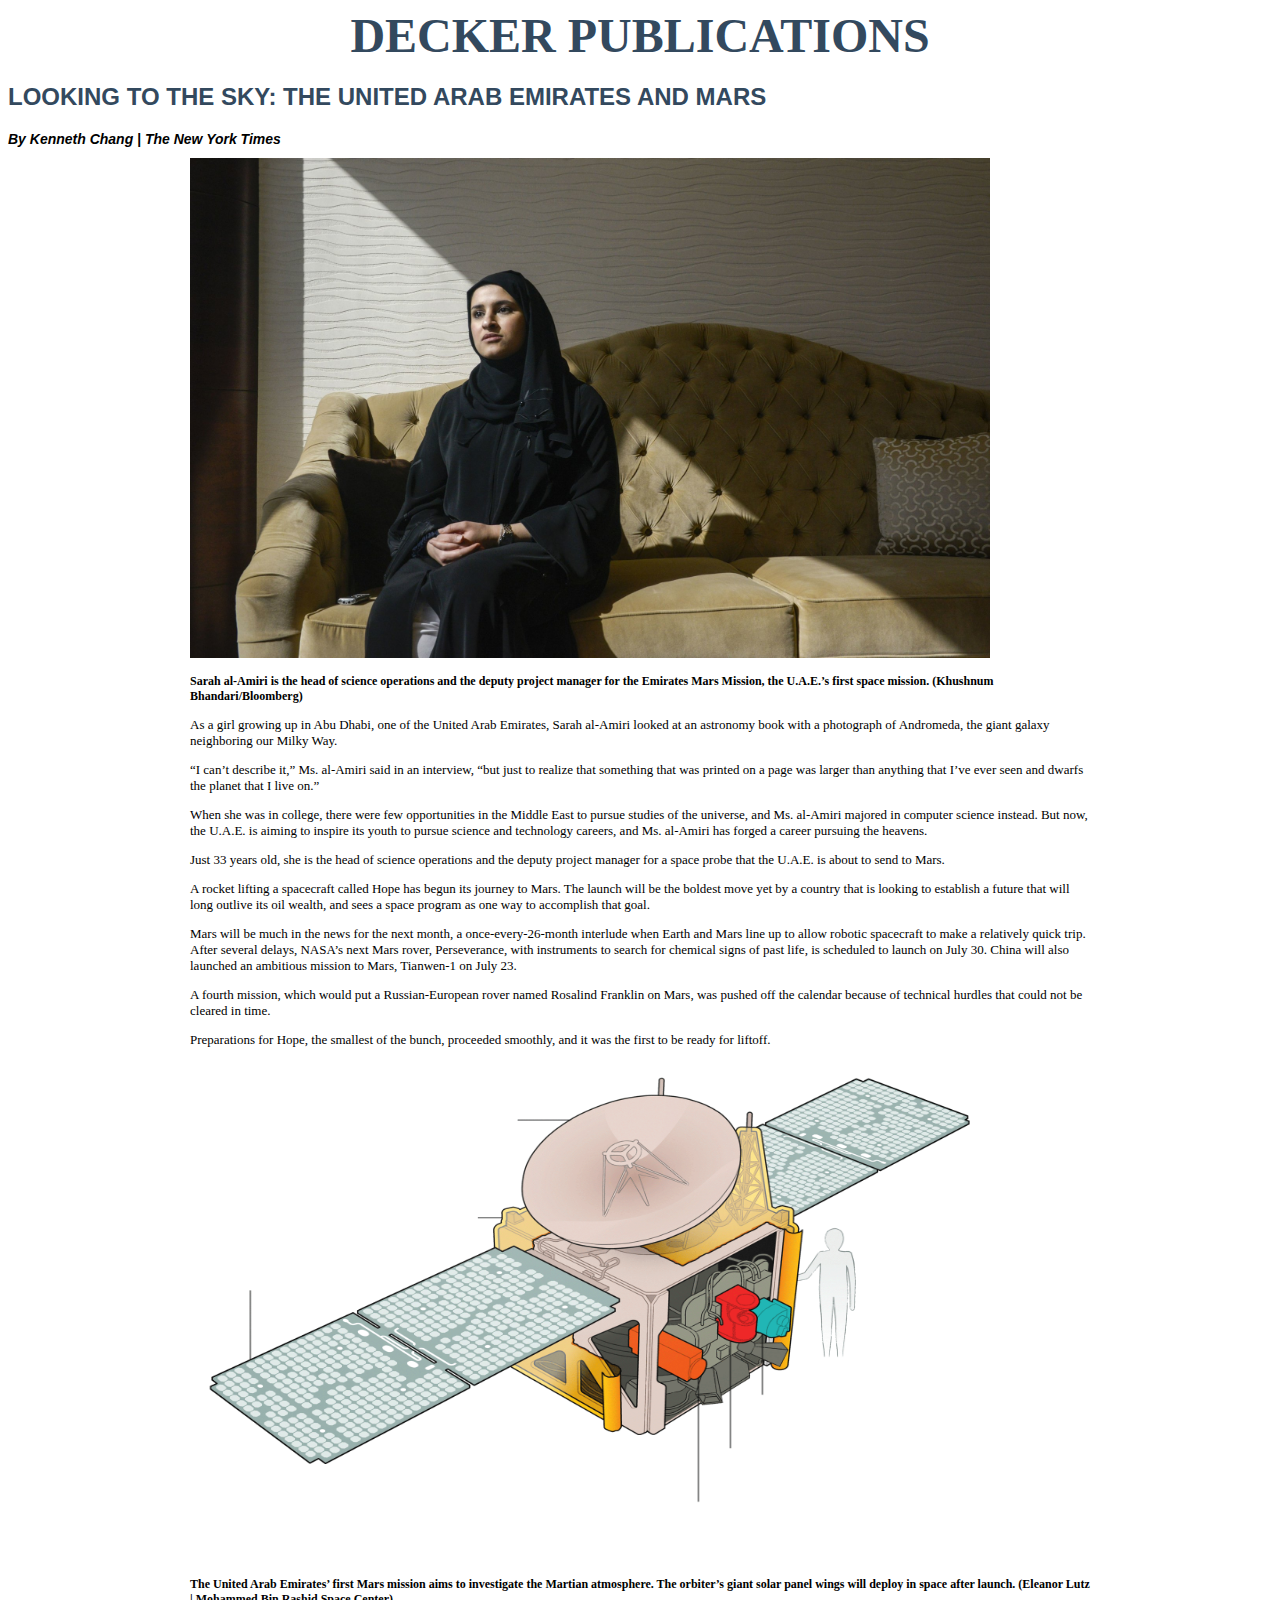
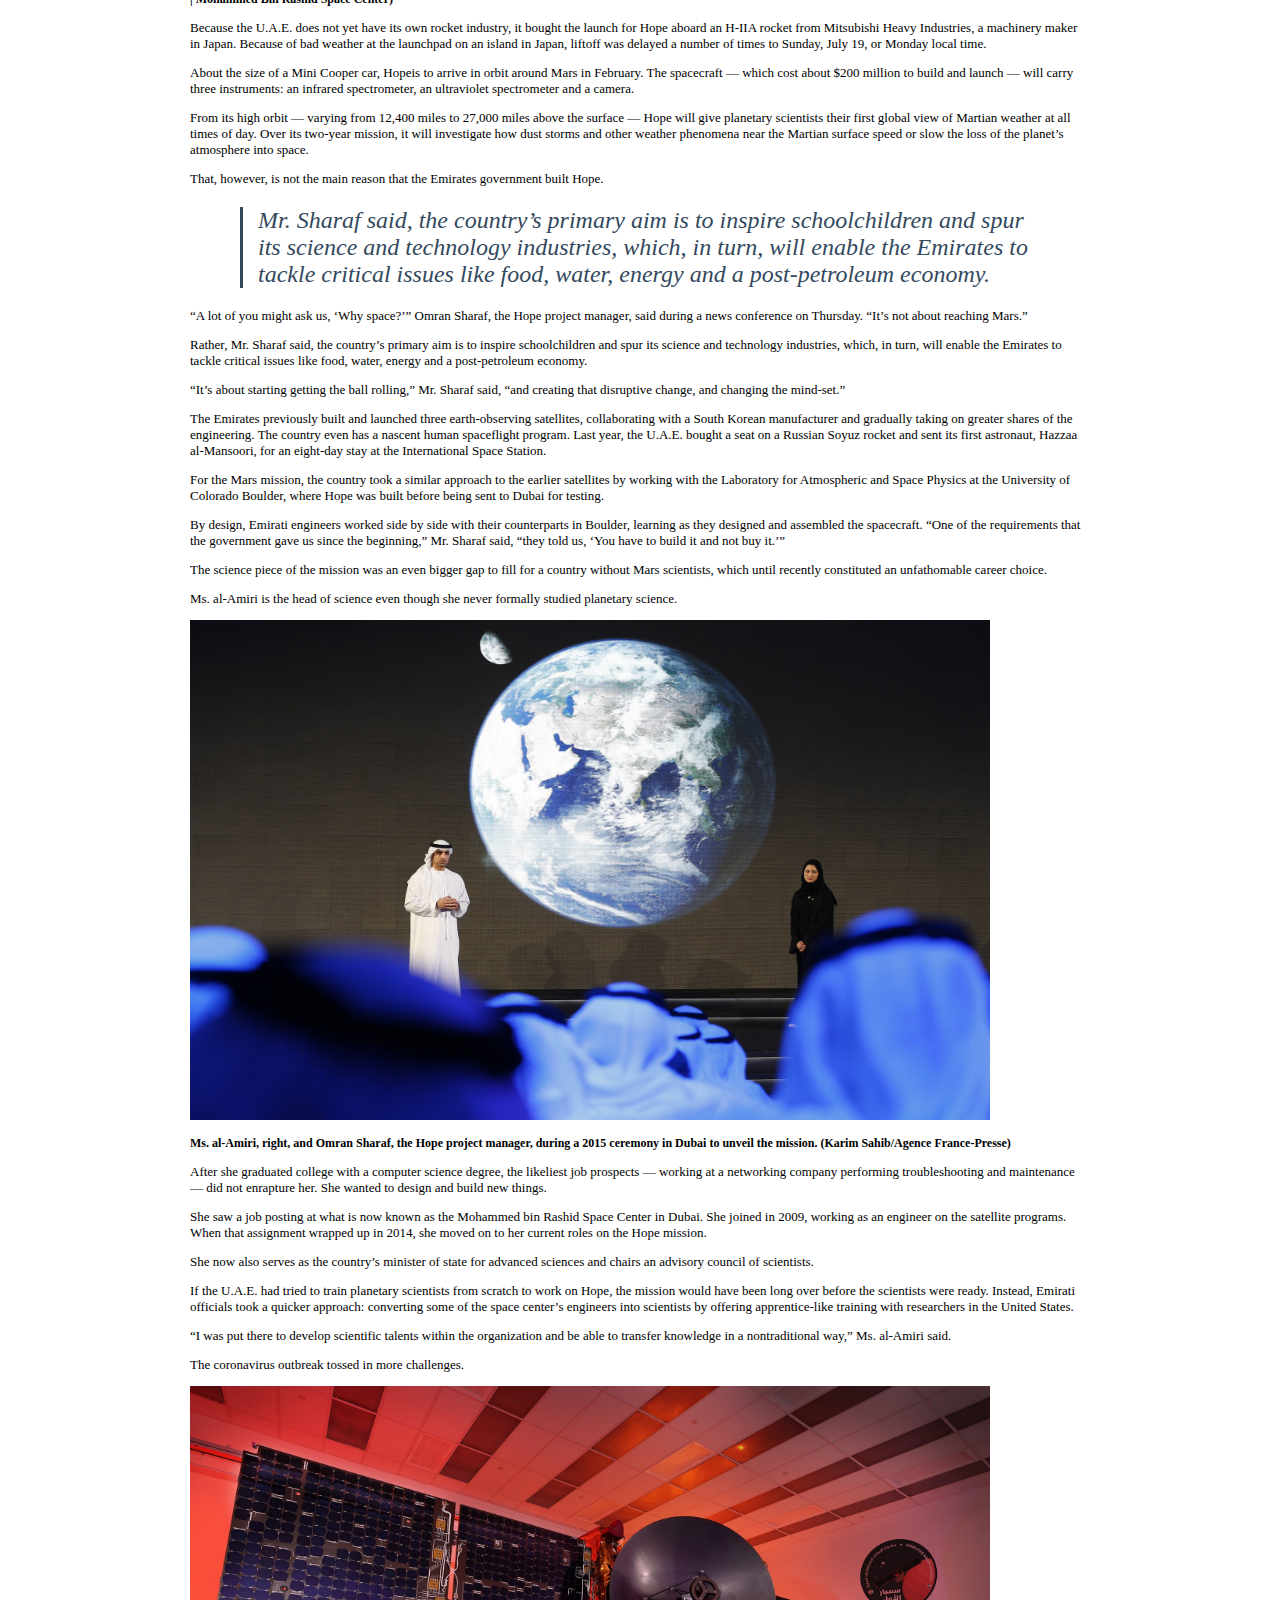
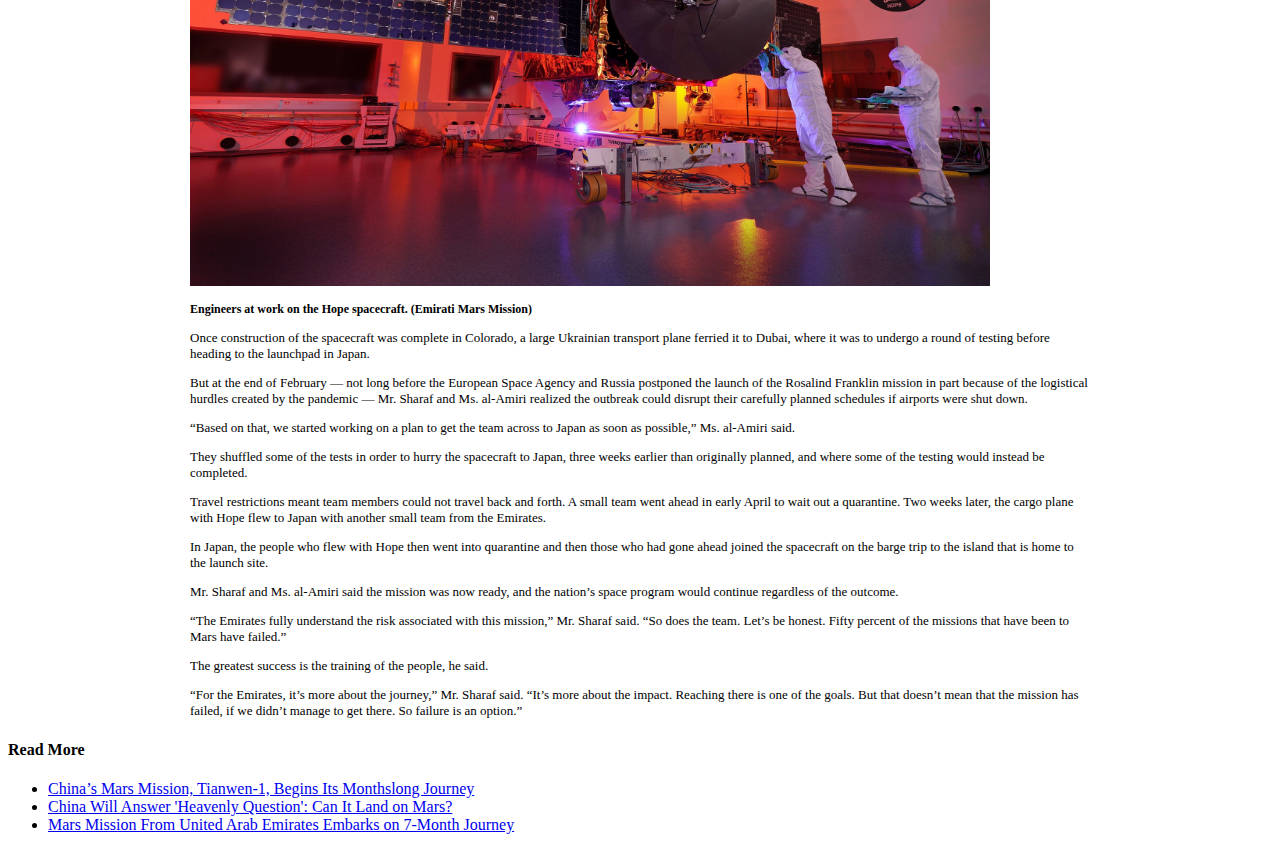
<file: deckerlayout/index.html>
<!DOCTYPE html>
<html lang ="en">
  <head>
    <title></title>
    <link rel="stylesheet" type="text/css" href="stylesheet.css">
  </head>

  <body>
    <h1 id="masthead">Decker Publications</h1>
    <h2 id="headline">Looking to the Sky: the United Arab Emirates and Mars</h2>
    <h2 id="byline">By Kenneth Chang | The New York Times</h2>

    <div id="content">
      <div>
      <img src="uae-mars-1.jpg" alt="Sarah al-Amiri" width="800" height="500">
      <h3>Sarah al-Amiri is the head of science operations and the deputy project manager for the Emirates Mars Mission, the U.A.E.’s first space mission. (Khushnum Bhandari/Bloomberg)</h3>
    </div>

    <p>As a girl growing up in Abu Dhabi, one of the United Arab Emirates, Sarah al-Amiri looked at an astronomy book with a photograph of Andromeda, the giant galaxy neighboring our Milky Way.</p>

    <p>“I can’t describe it,” Ms. al-Amiri said in an interview, “but just to realize that something that was printed on a page was larger than anything that I’ve ever seen and dwarfs the planet that I live on.”</p>

    <p>When she was in college, there were few opportunities in the Middle East to pursue studies of the universe, and Ms. al-Amiri majored in computer science instead. But now, the U.A.E. is aiming to inspire its youth to pursue science and technology careers, and Ms. al-Amiri has forged a career pursuing the heavens.</p>

    <p>Just 33 years old, she is the head of science operations and the deputy project manager for a space probe that the U.A.E. is about to send to Mars.</p>

    <p>A rocket lifting a spacecraft called Hope has begun its journey to Mars. The launch will be the boldest move yet by a country that is looking to establish a future that will long outlive its oil wealth, and sees a space program as one way to accomplish that goal.</p>

    <p>Mars will be much in the news for the next month, a once-every-26-month interlude when Earth and Mars line up to allow robotic spacecraft to make a relatively quick trip. After several delays, NASA’s next Mars rover, Perseverance, with instruments to search for chemical signs of past life, is scheduled to launch on July 30. China will also launched an ambitious mission to Mars, Tianwen-1 on July 23.</p>

    <p>A fourth mission, which would put a Russian-European rover named Rosalind Franklin on Mars, was pushed off the calendar because of technical hurdles that could not be cleared in time.</p>

    <p>Preparations for Hope, the smallest of the bunch, proceeded smoothly, and it was the first to be ready for liftoff.</p>

  <div>
    <img src="hope-spacecraft-graphic.gif" alt="hope spacecraft" width="800" height="500">
    <h3>The United Arab Emirates’ first Mars mission aims to investigate the Martian atmosphere. The orbiter’s giant solar panel wings will deploy in space after launch. (Eleanor Lutz | Mohammed Bin Rashid Space Center)</h3>
  </div>

    <p>Because the U.A.E. does not yet have its own rocket industry, it bought the launch for Hope aboard an H-IIA rocket from Mitsubishi Heavy Industries, a machinery maker in Japan. Because of bad weather at the launchpad on an island in Japan, liftoff was delayed a number of times to Sunday, July 19, or Monday local time.</p>

    <p>About the size of a Mini Cooper car, Hopeis to arrive in orbit around Mars in February. The spacecraft — which cost about $200 million to build and launch — will carry three instruments: an infrared spectrometer, an ultraviolet spectrometer and a camera.</p>

    <p>From its high orbit — varying from 12,400 miles to 27,000 miles above the surface — Hope will give planetary scientists their first global view of Martian weather at all times of day. Over its two-year mission, it will investigate how dust storms and other weather phenomena near the Martian surface speed or slow the loss of the planet’s atmosphere into space.</p>

    <p>That, however, is not the main reason that the Emirates government built Hope.</p>

    <div>
      <blockquote>Mr. Sharaf said, the country’s primary aim is to inspire schoolchildren and spur its science and technology industries, which, in turn, will enable the Emirates to tackle critical issues like food, water, energy and a post-petroleum economy.</blockquote>
    </div>

    <p>“A lot of you might ask us, ‘Why space?’” Omran Sharaf, the Hope project manager, said during a news conference on Thursday. “It’s not about reaching Mars.”</p>

    <p>Rather, Mr. Sharaf said, the country’s primary aim is to inspire schoolchildren and spur its science and technology industries, which, in turn, will enable the Emirates to tackle critical issues like food, water, energy and a post-petroleum economy.</p>

    <p>“It’s about starting getting the ball rolling,” Mr. Sharaf said, “and creating that disruptive change, and changing the mind-set.”</p>

    <p>The Emirates previously built and launched three earth-observing satellites, collaborating with a South Korean manufacturer and gradually taking on greater shares of the engineering. The country even has a nascent human spaceflight program. Last year, the U.A.E. bought a seat on a Russian Soyuz rocket and sent its first astronaut, Hazzaa al-Mansoori, for an eight-day stay at the International Space Station.</p>

    <p>For the Mars mission, the country took a similar approach to the earlier satellites by working with the Laboratory for Atmospheric and Space Physics at the University of Colorado Boulder, where Hope was built before being sent to Dubai for testing.</p>

    <p>By design, Emirati engineers worked side by side with their counterparts in Boulder, learning as they designed and assembled the spacecraft. “One of the requirements that the government gave us since the beginning,” Mr. Sharaf said, “they told us, ‘You have to build it and not buy it.’”</p>

    <p>The science piece of the mission was an even bigger gap to fill for a country without Mars scientists, which until recently constituted an unfathomable career choice.</p>

    <p>Ms. al-Amiri is the head of science even though she never formally studied planetary science.</p>
<div>
    <img src="uae-mars2.jpg" alt="big moon" width="800" height="500">
    <h3>Ms. al-Amiri, right, and Omran Sharaf, the Hope project manager, during a 2015 ceremony in Dubai to unveil the mission. (Karim Sahib/Agence France-Presse)</h3>
</div>
    <p>After she graduated college with a computer science degree, the likeliest job prospects — working at a networking company performing troubleshooting and maintenance — did not enrapture her. She wanted to design and build new things.</p>

    <p>She saw a job posting at what is now known as the Mohammed bin Rashid Space Center in Dubai. She joined in 2009, working as an engineer on the satellite programs. When that assignment wrapped up in 2014, she moved on to her current roles on the Hope mission.</p>

    <p>She now also serves as the country’s minister of state for advanced sciences and chairs an advisory council of scientists.</p>

    <p>If the U.A.E. had tried to train planetary scientists from scratch to work on Hope, the mission would have been long over before the scientists were ready. Instead, Emirati officials took a quicker approach: converting some of the space center’s engineers into scientists by offering apprentice-like training with researchers in the United States.</p>

    <p>“I was put there to develop scientific talents within the organization and be able to transfer knowledge in a nontraditional way,” Ms. al-Amiri said.</p>

    <p>The coronavirus outbreak tossed in more challenges.</p>
<div>
    <img src="uae-mars3.jpg" alt="engineers" width="800" height="500">
    <h3>Engineers at work on the Hope spacecraft. (Emirati Mars Mission)</h3>
</div>
    <p>Once construction of the spacecraft was complete in Colorado, a large Ukrainian transport plane ferried it to Dubai, where it was to undergo a round of testing before heading to the launchpad in Japan.</p>

    <p>But at the end of February — not long before the European Space Agency and Russia postponed the launch of the Rosalind Franklin mission in part because of the logistical hurdles created by the pandemic — Mr. Sharaf and Ms. al-Amiri realized the outbreak could disrupt their carefully planned schedules if airports were shut down.</p>

    <p>“Based on that, we started working on a plan to get the team across to Japan as soon as possible,” Ms. al-Amiri said.</p>

    <p>They shuffled some of the tests in order to hurry the spacecraft to Japan, three weeks earlier than originally planned, and where some of the testing would instead be completed.</p>

    <p>Travel restrictions meant team members could not travel back and forth. A small team went ahead in early April to wait out a quarantine. Two weeks later, the cargo plane with Hope flew to Japan with another small team from the Emirates.</p>

    <p>In Japan, the people who flew with Hope then went into quarantine and then those who had gone ahead joined the spacecraft on the barge trip to the island that is home to the launch site.</p>

    <p>Mr. Sharaf and Ms. al-Amiri said the mission was now ready, and the nation’s space program would continue regardless of the outcome.</p>

    <p>“The Emirates fully understand the risk associated with this mission,” Mr. Sharaf said. “So does the team. Let’s be honest. Fifty percent of the missions that have been to Mars have failed.”</p>

    <p>The greatest success is the training of the people, he said.</p>

    <p>“For the Emirates, it’s more about the journey,” Mr. Sharaf said. “It’s more about the impact. Reaching there is one of the goals. But that doesn’t mean that the mission has failed, if we didn’t manage to get there. So failure is an option.”</p>

    </div>
<h4>Read More</h4>
<ul>
  <li><a href="https://www.nytimes.com/2020/07/22/science/mars-china-launch.html?action=click&block=associated_collection_recirc&impression_id=8fa169b0-cd41-11ea-9e45-6dfedec6de97&index=0&pgtype=Article&region=footer">China’s Mars Mission, Tianwen-1, Begins Its Monthslong Journey</a></li>
  <li><a href="https://www.nytimes.com/2020/07/22/science/china-mars-mission.html?action=click&block=associated_collection_recirc&impression_id=8fa169b1-cd41-11ea-9e45-6dfedec6de97&index=1&pgtype=Article&region=footer">China Will Answer 'Heavenly Question': Can It Land on Mars?</a></li>
  <li><a href="https://www.nytimes.com/2020/07/19/science/emirates-mars-mission.html?action=click&block=associated_collection_recirc&impression_id=8fa169b2-cd41-11ea-9e45-6dfedec6de97&index=2&pgtype=Article&region=footer">Mars Mission From United Arab Emirates Embarks on 7-Month Journey</a></li>
<ul>
  </body>

  </html>
</file>
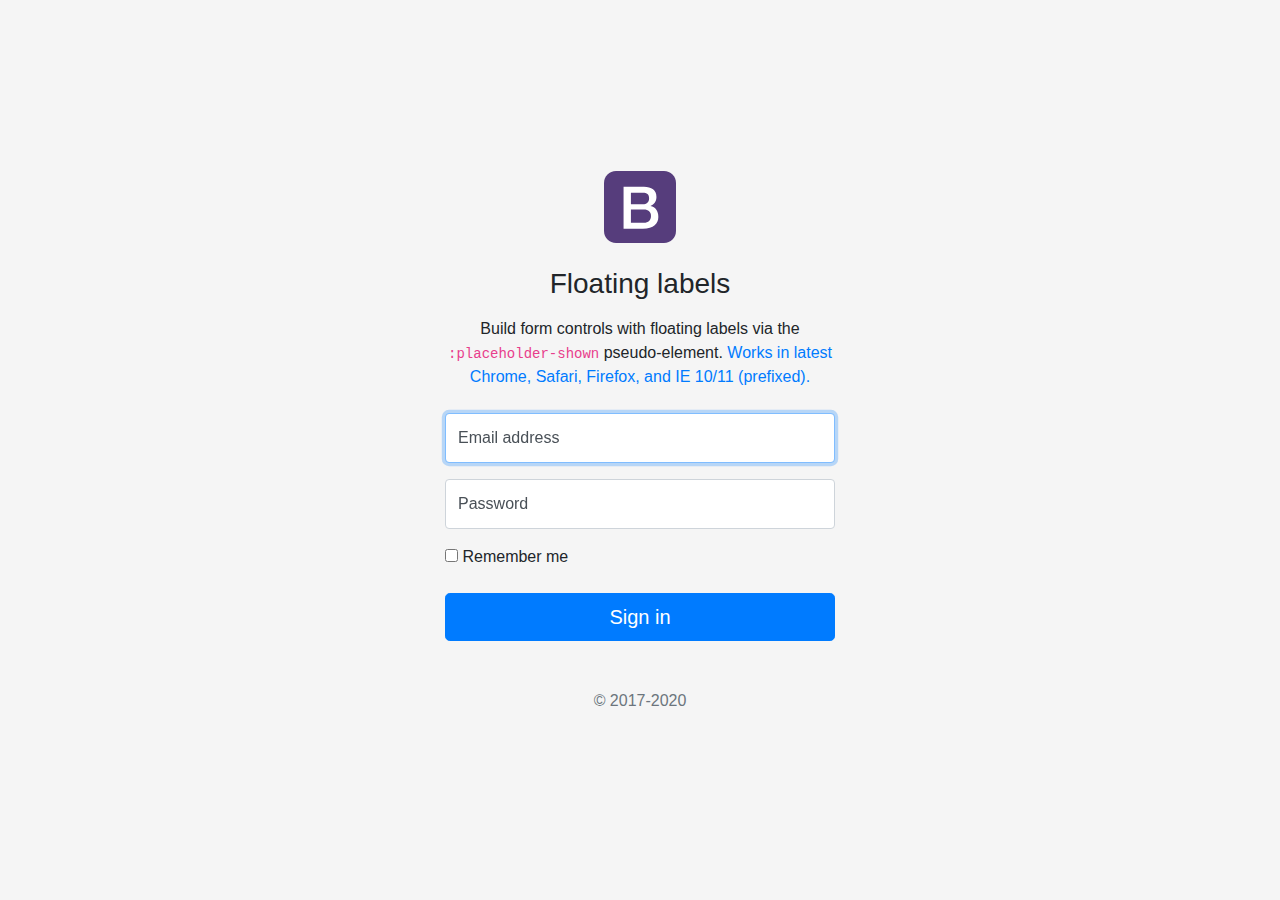
<file: bootstrap-4.5.3-examples/floating-labels/index.html>
<!doctype html>
<html lang="en">
  <head>
    <meta charset="utf-8">
    <meta name="viewport" content="width=device-width, initial-scale=1, shrink-to-fit=no">
    <meta name="description" content="">
    <meta name="author" content="Mark Otto, Jacob Thornton, and Bootstrap contributors">
    <meta name="generator" content="Jekyll v4.1.1">
    <title>Floating labels example · Bootstrap</title>

    <link rel="canonical" href="https://getbootstrap.com/docs/4.5/examples/floating-labels/">

    <!-- Bootstrap core CSS -->
<link href="../assets/dist/css/bootstrap.min.css" rel="stylesheet">

    <style>
      .bd-placeholder-img {
        font-size: 1.125rem;
        text-anchor: middle;
        -webkit-user-select: none;
        -moz-user-select: none;
        -ms-user-select: none;
        user-select: none;
      }

      @media (min-width: 768px) {
        .bd-placeholder-img-lg {
          font-size: 3.5rem;
        }
      }
    </style>
    <!-- Custom styles for this template -->
    <link href="floating-labels.css" rel="stylesheet">
  </head>
  <body>
    <form class="form-signin">
  <div class="text-center mb-4">
    <img class="mb-4" src="../assets/brand/bootstrap-solid.svg" alt="" width="72" height="72">
    <h1 class="h3 mb-3 font-weight-normal">Floating labels</h1>
    <p>Build form controls with floating labels via the <code>:placeholder-shown</code> pseudo-element. <a href="https://caniuse.com/#feat=css-placeholder-shown">Works in latest Chrome, Safari, Firefox, and IE 10/11 (prefixed).</a></p>
  </div>

  <div class="form-label-group">
    <input type="email" id="inputEmail" class="form-control" placeholder="Email address" required autofocus>
    <label for="inputEmail">Email address</label>
  </div>

  <div class="form-label-group">
    <input type="password" id="inputPassword" class="form-control" placeholder="Password" required>
    <label for="inputPassword">Password</label>
  </div>

  <div class="checkbox mb-3">
    <label>
      <input type="checkbox" value="remember-me"> Remember me
    </label>
  </div>
  <button class="btn btn-lg btn-primary btn-block" type="submit">Sign in</button>
  <p class="mt-5 mb-3 text-muted text-center">&copy; 2017-2020</p>
</form>
</body>
</html>
</file>
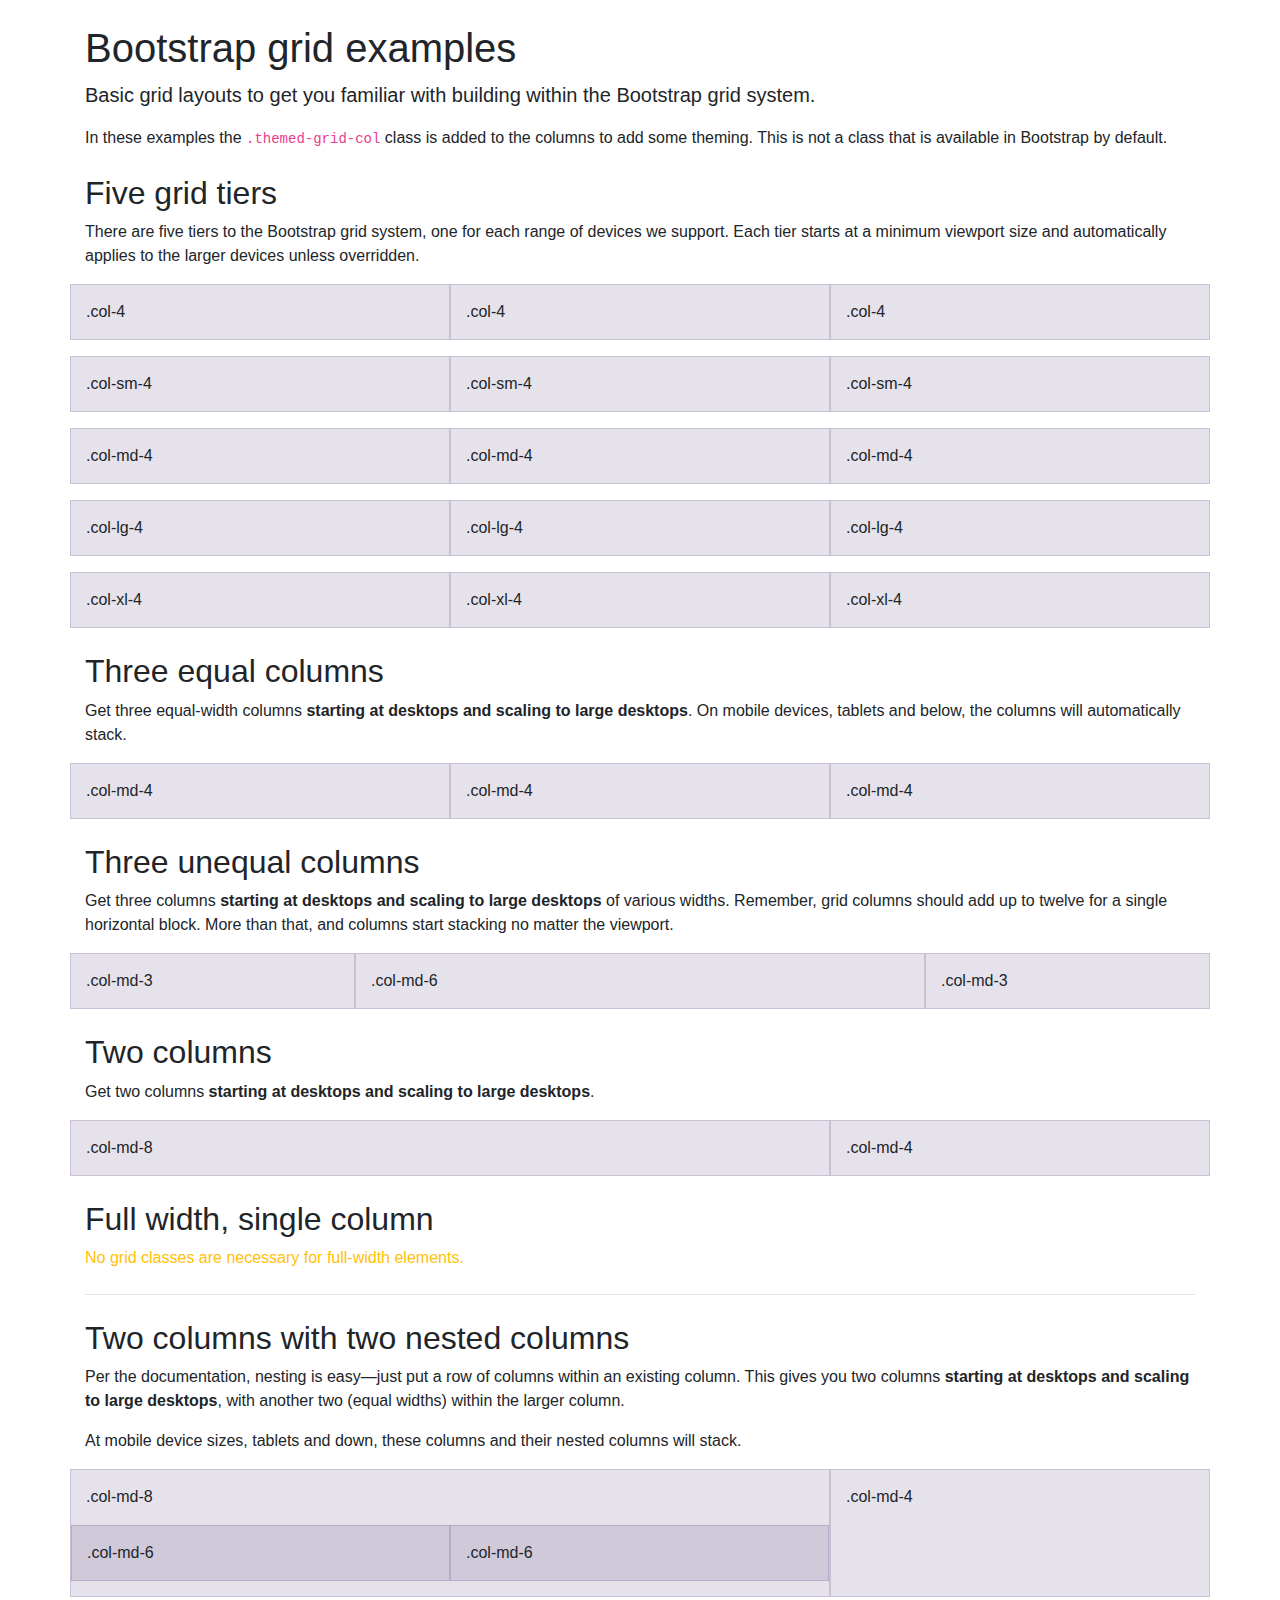
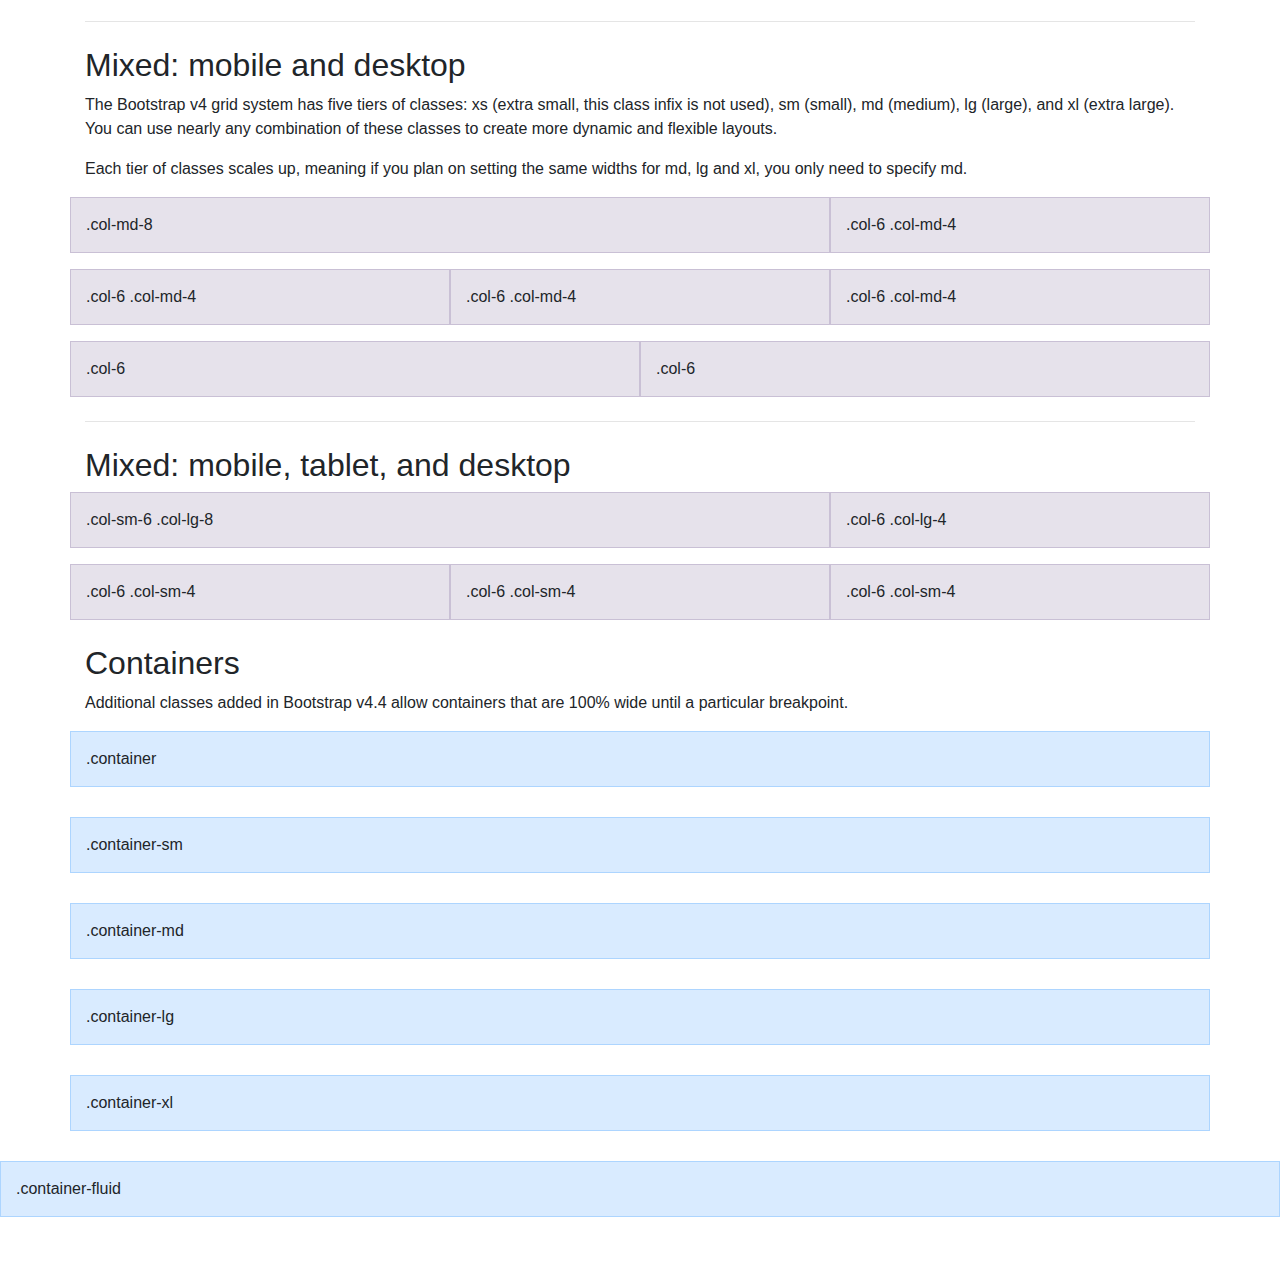
<file: bootstrap-4.5.3-examples/grid/index.html>
<!doctype html>
<html lang="en">
  <head>
    <meta charset="utf-8">
    <meta name="viewport" content="width=device-width, initial-scale=1, shrink-to-fit=no">
    <meta name="description" content="">
    <meta name="author" content="Mark Otto, Jacob Thornton, and Bootstrap contributors">
    <meta name="generator" content="Jekyll v4.1.1">
    <title>Grid Template · Bootstrap</title>

    <link rel="canonical" href="https://getbootstrap.com/docs/4.5/examples/grid/">

    <!-- Bootstrap core CSS -->
<link href="../assets/dist/css/bootstrap.min.css" rel="stylesheet">

    <style>
      .bd-placeholder-img {
        font-size: 1.125rem;
        text-anchor: middle;
        -webkit-user-select: none;
        -moz-user-select: none;
        -ms-user-select: none;
        user-select: none;
      }

      @media (min-width: 768px) {
        .bd-placeholder-img-lg {
          font-size: 3.5rem;
        }
      }
    </style>
    <!-- Custom styles for this template -->
    <link href="grid.css" rel="stylesheet">
  </head>
  <body class="py-4">
    <div class="container">

  <h1>Bootstrap grid examples</h1>
  <p class="lead">Basic grid layouts to get you familiar with building within the Bootstrap grid system.</p>
  <p>In these examples the <code>.themed-grid-col</code> class is added to the columns to add some theming. This is not a class that is available in Bootstrap by default.</p>

  <h2 class="mt-4">Five grid tiers</h2>
  <p>There are five tiers to the Bootstrap grid system, one for each range of devices we support. Each tier starts at a minimum viewport size and automatically applies to the larger devices unless overridden.</p>

  <div class="row mb-3">
    <div class="col-4 themed-grid-col">.col-4</div>
    <div class="col-4 themed-grid-col">.col-4</div>
    <div class="col-4 themed-grid-col">.col-4</div>
  </div>

  <div class="row mb-3">
    <div class="col-sm-4 themed-grid-col">.col-sm-4</div>
    <div class="col-sm-4 themed-grid-col">.col-sm-4</div>
    <div class="col-sm-4 themed-grid-col">.col-sm-4</div>
  </div>

  <div class="row mb-3">
    <div class="col-md-4 themed-grid-col">.col-md-4</div>
    <div class="col-md-4 themed-grid-col">.col-md-4</div>
    <div class="col-md-4 themed-grid-col">.col-md-4</div>
  </div>

  <div class="row mb-3">
    <div class="col-lg-4 themed-grid-col">.col-lg-4</div>
    <div class="col-lg-4 themed-grid-col">.col-lg-4</div>
    <div class="col-lg-4 themed-grid-col">.col-lg-4</div>
  </div>

  <div class="row mb-3">
    <div class="col-xl-4 themed-grid-col">.col-xl-4</div>
    <div class="col-xl-4 themed-grid-col">.col-xl-4</div>
    <div class="col-xl-4 themed-grid-col">.col-xl-4</div>
  </div>

  <h2 class="mt-4">Three equal columns</h2>
  <p>Get three equal-width columns <strong>starting at desktops and scaling to large desktops</strong>. On mobile devices, tablets and below, the columns will automatically stack.</p>
  <div class="row mb-3">
    <div class="col-md-4 themed-grid-col">.col-md-4</div>
    <div class="col-md-4 themed-grid-col">.col-md-4</div>
    <div class="col-md-4 themed-grid-col">.col-md-4</div>
  </div>

  <h2 class="mt-4">Three unequal columns</h2>
  <p>Get three columns <strong>starting at desktops and scaling to large desktops</strong> of various widths. Remember, grid columns should add up to twelve for a single horizontal block. More than that, and columns start stacking no matter the viewport.</p>
  <div class="row mb-3">
    <div class="col-md-3 themed-grid-col">.col-md-3</div>
    <div class="col-md-6 themed-grid-col">.col-md-6</div>
    <div class="col-md-3 themed-grid-col">.col-md-3</div>
  </div>

  <h2 class="mt-4">Two columns</h2>
  <p>Get two columns <strong>starting at desktops and scaling to large desktops</strong>.</p>
  <div class="row mb-3">
    <div class="col-md-8 themed-grid-col">.col-md-8</div>
    <div class="col-md-4 themed-grid-col">.col-md-4</div>
  </div>

  <h2 class="mt-4">Full width, single column</h2>
  <p class="text-warning">
    No grid classes are necessary for full-width elements.
  </p>

  <hr class="my-4">

  <h2 class="mt-4">Two columns with two nested columns</h2>
  <p>Per the documentation, nesting is easy—just put a row of columns within an existing column. This gives you two columns <strong>starting at desktops and scaling to large desktops</strong>, with another two (equal widths) within the larger column.</p>
  <p>At mobile device sizes, tablets and down, these columns and their nested columns will stack.</p>
  <div class="row mb-3">
    <div class="col-md-8 themed-grid-col">
      <div class="pb-3">
        .col-md-8
      </div>
      <div class="row">
        <div class="col-md-6 themed-grid-col">.col-md-6</div>
        <div class="col-md-6 themed-grid-col">.col-md-6</div>
      </div>
    </div>
    <div class="col-md-4 themed-grid-col">.col-md-4</div>
  </div>

  <hr class="my-4">

  <h2 class="mt-4">Mixed: mobile and desktop</h2>
  <p>The Bootstrap v4 grid system has five tiers of classes: xs (extra small, this class infix is not used), sm (small), md (medium), lg (large), and xl (extra large). You can use nearly any combination of these classes to create more dynamic and flexible layouts.</p>
  <p>Each tier of classes scales up, meaning if you plan on setting the same widths for md, lg and xl, you only need to specify md.</p>
  <div class="row mb-3">
    <div class="col-md-8 themed-grid-col">.col-md-8</div>
    <div class="col-6 col-md-4 themed-grid-col">.col-6 .col-md-4</div>
  </div>
  <div class="row mb-3">
    <div class="col-6 col-md-4 themed-grid-col">.col-6 .col-md-4</div>
    <div class="col-6 col-md-4 themed-grid-col">.col-6 .col-md-4</div>
    <div class="col-6 col-md-4 themed-grid-col">.col-6 .col-md-4</div>
  </div>
  <div class="row mb-3">
    <div class="col-6 themed-grid-col">.col-6</div>
    <div class="col-6 themed-grid-col">.col-6</div>
  </div>

  <hr class="my-4">

  <h2 class="mt-4">Mixed: mobile, tablet, and desktop</h2>
  <div class="row mb-3">
    <div class="col-sm-6 col-lg-8 themed-grid-col">.col-sm-6 .col-lg-8</div>
    <div class="col-6 col-lg-4 themed-grid-col">.col-6 .col-lg-4</div>
  </div>
  <div class="row mb-3">
    <div class="col-6 col-sm-4 themed-grid-col">.col-6 .col-sm-4</div>
    <div class="col-6 col-sm-4 themed-grid-col">.col-6 .col-sm-4</div>
    <div class="col-6 col-sm-4 themed-grid-col">.col-6 .col-sm-4</div>
  </div>

</div>

<div class="container" id="containers">
  <h2 class="mt-4">Containers</h2>
  <p>Additional classes added in Bootstrap v4.4 allow containers that are 100% wide until a particular breakpoint.</p>
</div>

<div class="container themed-container">.container</div>
<div class="container-sm themed-container">.container-sm</div>
<div class="container-md themed-container">.container-md</div>
<div class="container-lg themed-container">.container-lg</div>
<div class="container-xl themed-container">.container-xl</div>
<div class="container-fluid themed-container">.container-fluid</div>
</body>
</html>
</file>
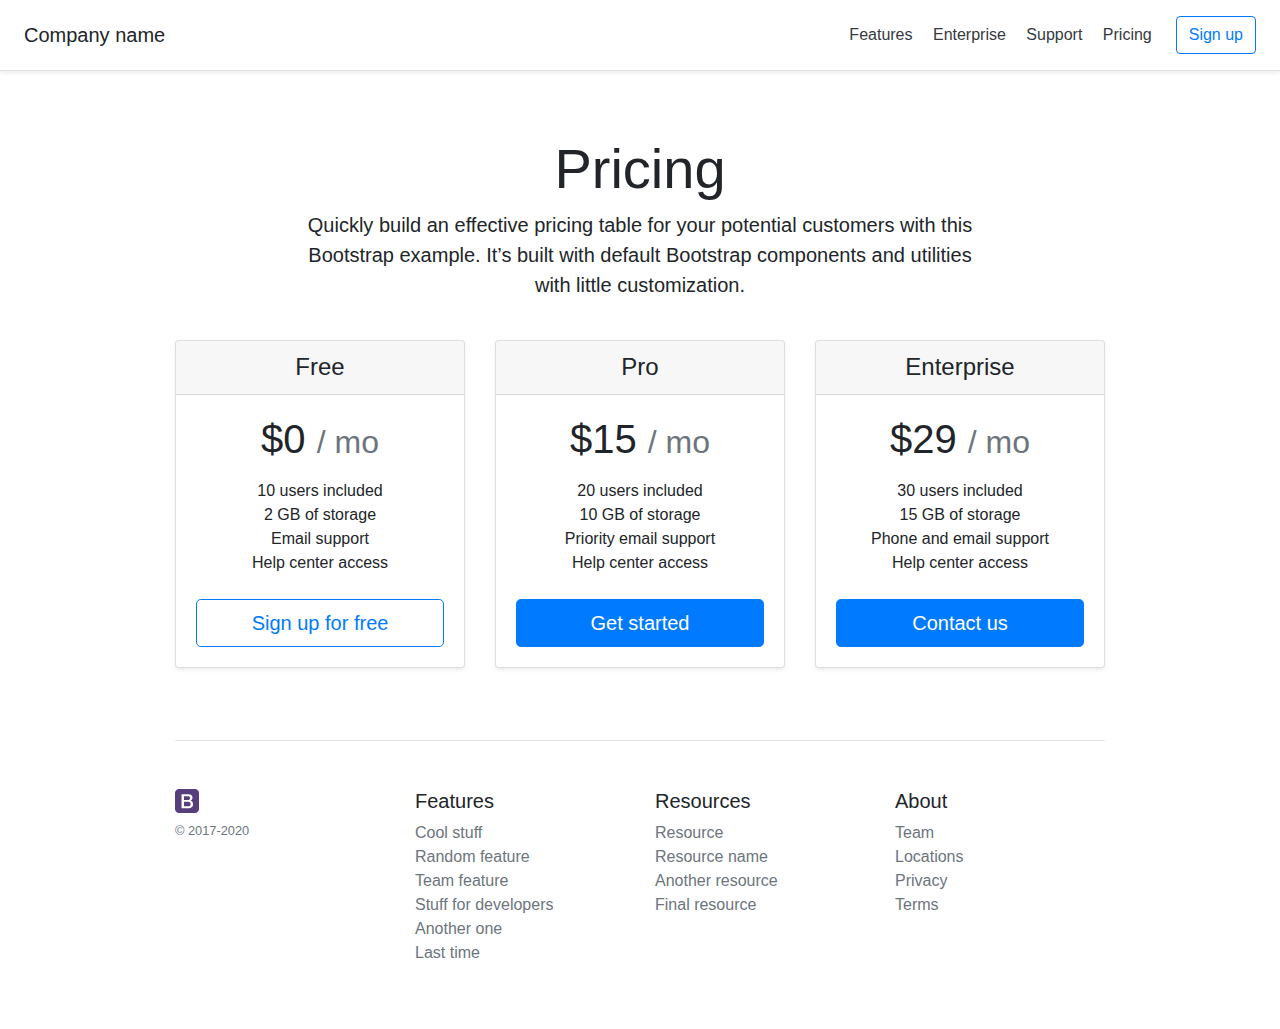
<file: bootstrap-4.5.3-examples/pricing/index.html>
<!doctype html>
<html lang="en">
  <head>
    <meta charset="utf-8">
    <meta name="viewport" content="width=device-width, initial-scale=1, shrink-to-fit=no">
    <meta name="description" content="">
    <meta name="author" content="Mark Otto, Jacob Thornton, and Bootstrap contributors">
    <meta name="generator" content="Jekyll v4.1.1">
    <title>Pricing example · Bootstrap</title>

    <link rel="canonical" href="https://getbootstrap.com/docs/4.5/examples/pricing/">

    <!-- Bootstrap core CSS -->
<link href="../assets/dist/css/bootstrap.min.css" rel="stylesheet">

    <style>
      .bd-placeholder-img {
        font-size: 1.125rem;
        text-anchor: middle;
        -webkit-user-select: none;
        -moz-user-select: none;
        -ms-user-select: none;
        user-select: none;
      }

      @media (min-width: 768px) {
        .bd-placeholder-img-lg {
          font-size: 3.5rem;
        }
      }
    </style>
    <!-- Custom styles for this template -->
    <link href="pricing.css" rel="stylesheet">
  </head>
  <body>
    <div class="d-flex flex-column flex-md-row align-items-center p-3 px-md-4 mb-3 bg-white border-bottom shadow-sm">
  <h5 class="my-0 mr-md-auto font-weight-normal">Company name</h5>
  <nav class="my-2 my-md-0 mr-md-3">
    <a class="p-2 text-dark" href="#">Features</a>
    <a class="p-2 text-dark" href="#">Enterprise</a>
    <a class="p-2 text-dark" href="#">Support</a>
    <a class="p-2 text-dark" href="#">Pricing</a>
  </nav>
  <a class="btn btn-outline-primary" href="#">Sign up</a>
</div>

<div class="pricing-header px-3 py-3 pt-md-5 pb-md-4 mx-auto text-center">
  <h1 class="display-4">Pricing</h1>
  <p class="lead">Quickly build an effective pricing table for your potential customers with this Bootstrap example. It’s built with default Bootstrap components and utilities with little customization.</p>
</div>

<div class="container">
  <div class="card-deck mb-3 text-center">
    <div class="card mb-4 shadow-sm">
      <div class="card-header">
        <h4 class="my-0 font-weight-normal">Free</h4>
      </div>
      <div class="card-body">
        <h1 class="card-title pricing-card-title">$0 <small class="text-muted">/ mo</small></h1>
        <ul class="list-unstyled mt-3 mb-4">
          <li>10 users included</li>
          <li>2 GB of storage</li>
          <li>Email support</li>
          <li>Help center access</li>
        </ul>
        <button type="button" class="btn btn-lg btn-block btn-outline-primary">Sign up for free</button>
      </div>
    </div>
    <div class="card mb-4 shadow-sm">
      <div class="card-header">
        <h4 class="my-0 font-weight-normal">Pro</h4>
      </div>
      <div class="card-body">
        <h1 class="card-title pricing-card-title">$15 <small class="text-muted">/ mo</small></h1>
        <ul class="list-unstyled mt-3 mb-4">
          <li>20 users included</li>
          <li>10 GB of storage</li>
          <li>Priority email support</li>
          <li>Help center access</li>
        </ul>
        <button type="button" class="btn btn-lg btn-block btn-primary">Get started</button>
      </div>
    </div>
    <div class="card mb-4 shadow-sm">
      <div class="card-header">
        <h4 class="my-0 font-weight-normal">Enterprise</h4>
      </div>
      <div class="card-body">
        <h1 class="card-title pricing-card-title">$29 <small class="text-muted">/ mo</small></h1>
        <ul class="list-unstyled mt-3 mb-4">
          <li>30 users included</li>
          <li>15 GB of storage</li>
          <li>Phone and email support</li>
          <li>Help center access</li>
        </ul>
        <button type="button" class="btn btn-lg btn-block btn-primary">Contact us</button>
      </div>
    </div>
  </div>

  <footer class="pt-4 my-md-5 pt-md-5 border-top">
    <div class="row">
      <div class="col-12 col-md">
        <img class="mb-2" src="../assets/brand/bootstrap-solid.svg" alt="" width="24" height="24">
        <small class="d-block mb-3 text-muted">&copy; 2017-2020</small>
      </div>
      <div class="col-6 col-md">
        <h5>Features</h5>
        <ul class="list-unstyled text-small">
          <li><a class="text-muted" href="#">Cool stuff</a></li>
          <li><a class="text-muted" href="#">Random feature</a></li>
          <li><a class="text-muted" href="#">Team feature</a></li>
          <li><a class="text-muted" href="#">Stuff for developers</a></li>
          <li><a class="text-muted" href="#">Another one</a></li>
          <li><a class="text-muted" href="#">Last time</a></li>
        </ul>
      </div>
      <div class="col-6 col-md">
        <h5>Resources</h5>
        <ul class="list-unstyled text-small">
          <li><a class="text-muted" href="#">Resource</a></li>
          <li><a class="text-muted" href="#">Resource name</a></li>
          <li><a class="text-muted" href="#">Another resource</a></li>
          <li><a class="text-muted" href="#">Final resource</a></li>
        </ul>
      </div>
      <div class="col-6 col-md">
        <h5>About</h5>
        <ul class="list-unstyled text-small">
          <li><a class="text-muted" href="#">Team</a></li>
          <li><a class="text-muted" href="#">Locations</a></li>
          <li><a class="text-muted" href="#">Privacy</a></li>
          <li><a class="text-muted" href="#">Terms</a></li>
        </ul>
      </div>
    </div>
  </footer>
</div>
</body>
</html>
</file>
<file: deckerlayout/stylesheet.css>
#content {
  margin: 0 auto;
  width: 900px;
}
#masthead {
  font-size: 3em;
  color: #33495e;
  text-transform: uppercase;
  text-align: center;
  margin: 0 auto;
  font-family: "Impact";
}
#headline {
  font-family: Helvetica, sans-serif;
  color: #33495e;
  text-transform: uppercase;
}
#byline {
font-family: Helvetica, sans-serif;
font-size: 14px;
font-style: italic;
}
p {
  font-family: Georgia, serif;
  font-size: 13px;
}
h3 {
  font-size: 12px;
}
blockquote {
  font: 24px Georgia, serif;
  color: #33495e;
  font-style: italic;
  margin-top: 20px;
  margin-bottom: 20px;
  margin-left: 50px;
  padding-left: 15px;
  border-left: 3px solid #33495e;
}
</file>
<file: bootstrap-4.5.3-examples/floating-labels/floating-labels.css>
html,
body {
  height: 100%;
}

body {
  display: -ms-flexbox;
  display: flex;
  -ms-flex-align: center;
  align-items: center;
  padding-top: 40px;
  padding-bottom: 40px;
  background-color: #f5f5f5;
}

.form-signin {
  width: 100%;
  max-width: 420px;
  padding: 15px;
  margin: auto;
}

.form-label-group {
  position: relative;
  margin-bottom: 1rem;
}

.form-label-group input,
.form-label-group label {
  height: 3.125rem;
  padding: .75rem;
}

.form-label-group label {
  position: absolute;
  top: 0;
  left: 0;
  display: block;
  width: 100%;
  margin-bottom: 0; /* Override default `<label>` margin */
  line-height: 1.5;
  color: #495057;
  pointer-events: none;
  cursor: text; /* Match the input under the label */
  border: 1px solid transparent;
  border-radius: .25rem;
  transition: all .1s ease-in-out;
}

.form-label-group input::-webkit-input-placeholder {
  color: transparent;
}

.form-label-group input::-moz-placeholder {
  color: transparent;
}

.form-label-group input:-ms-input-placeholder {
  color: transparent;
}

.form-label-group input::-ms-input-placeholder {
  color: transparent;
}

.form-label-group input::placeholder {
  color: transparent;
}

.form-label-group input:not(:-moz-placeholder-shown) {
  padding-top: 1.25rem;
  padding-bottom: .25rem;
}

.form-label-group input:not(:-ms-input-placeholder) {
  padding-top: 1.25rem;
  padding-bottom: .25rem;
}

.form-label-group input:not(:placeholder-shown) {
  padding-top: 1.25rem;
  padding-bottom: .25rem;
}

.form-label-group input:not(:-moz-placeholder-shown) ~ label {
  padding-top: .25rem;
  padding-bottom: .25rem;
  font-size: 12px;
  color: #777;
}

.form-label-group input:not(:-ms-input-placeholder) ~ label {
  padding-top: .25rem;
  padding-bottom: .25rem;
  font-size: 12px;
  color: #777;
}

.form-label-group input:not(:placeholder-shown) ~ label {
  padding-top: .25rem;
  padding-bottom: .25rem;
  font-size: 12px;
  color: #777;
}

/* Fallback for Edge
-------------------------------------------------- */
@supports (-ms-ime-align: auto) {
  .form-label-group {
    display: -ms-flexbox;
    display: flex;
    -ms-flex-direction: column-reverse;
    flex-direction: column-reverse;
  }

  .form-label-group label {
    position: static;
  }

  .form-label-group input::-ms-input-placeholder {
    color: #777;
  }
}
</file>
<file: bootstrap-4.5.3-examples/grid/grid.css>
.themed-grid-col {
  padding-top: 15px;
  padding-bottom: 15px;
  background-color: rgba(86, 61, 124, .15);
  border: 1px solid rgba(86, 61, 124, .2);
}

.themed-container {
  padding: 15px;
  margin-bottom: 30px;
  background-color: rgba(0, 123, 255, .15);
  border: 1px solid rgba(0, 123, 255, .2);
}
</file>
<file: bootstrap-4.5.3-examples/pricing/pricing.css>
html {
  font-size: 14px;
}
@media (min-width: 768px) {
  html {
    font-size: 16px;
  }
}

.container {
  max-width: 960px;
}

.pricing-header {
  max-width: 700px;
}

.card-deck .card {
  min-width: 220px;
}
</file>
